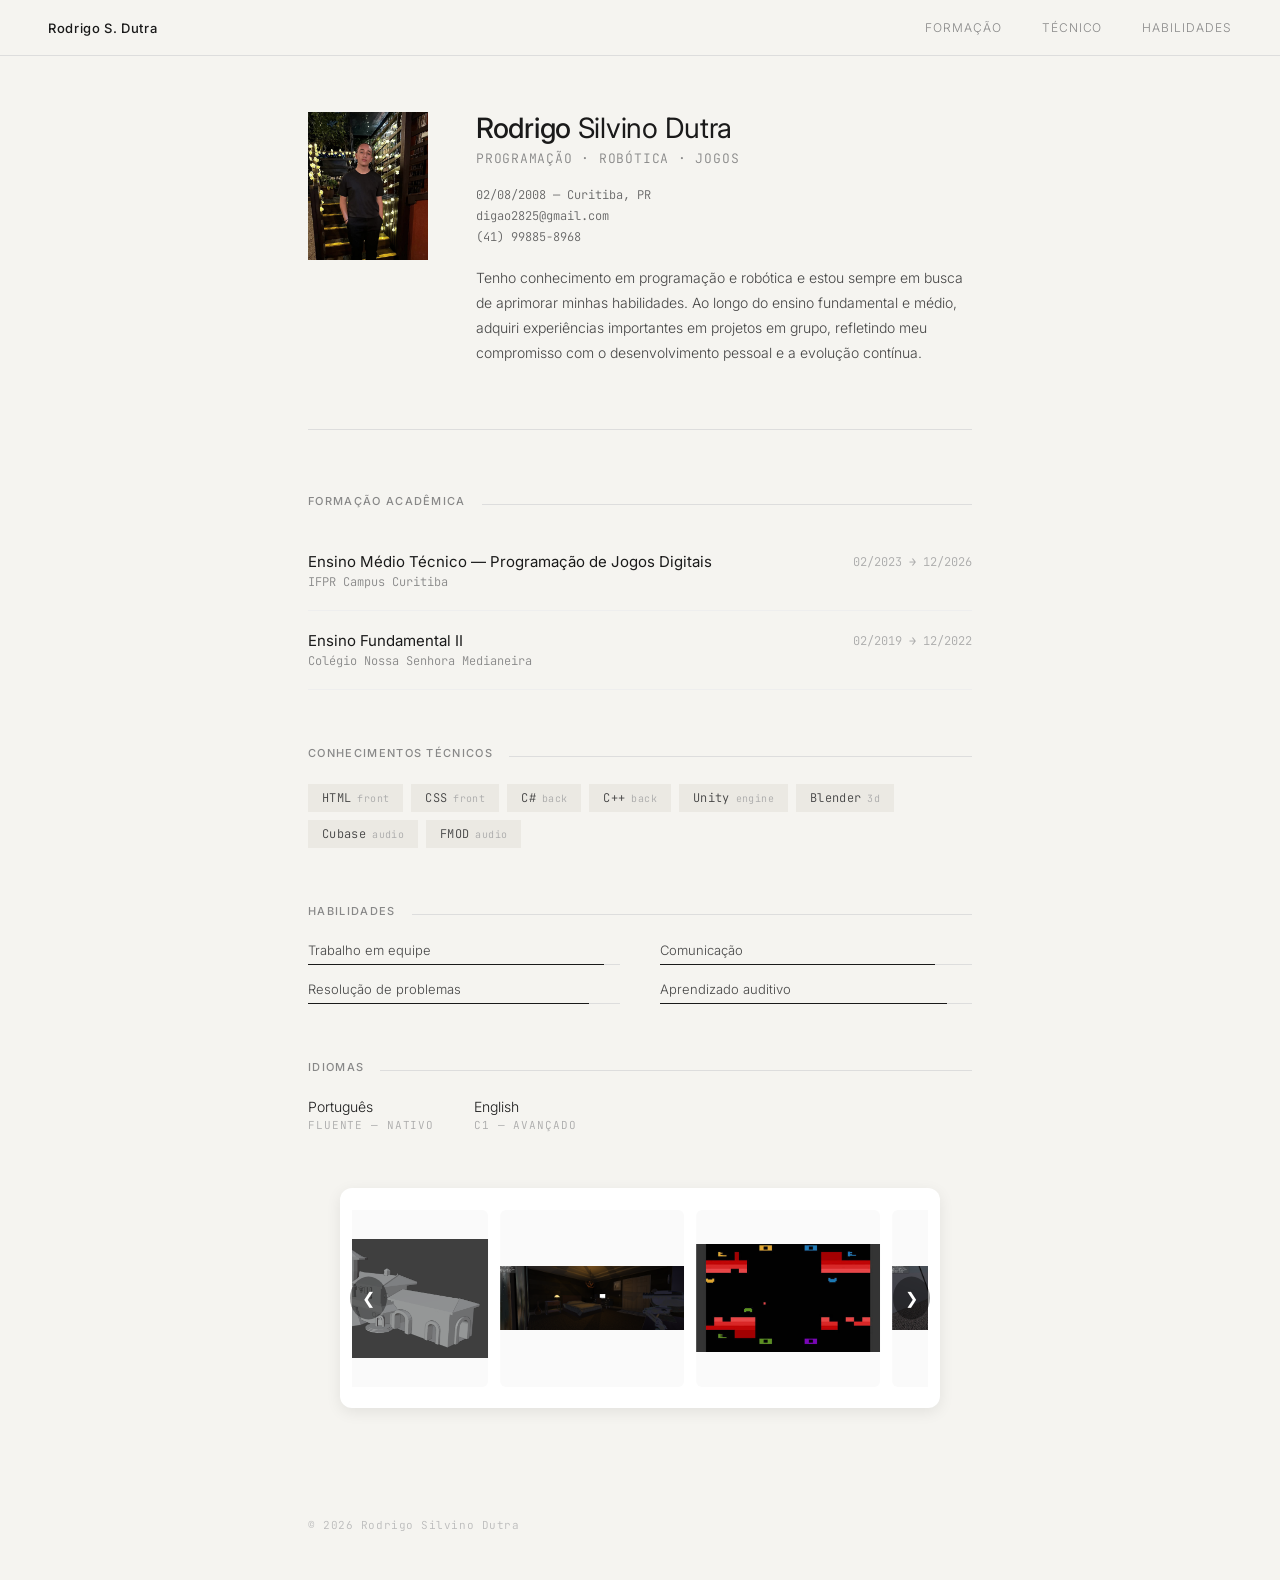
<file: index.html>
﻿<!DOCTYPE html>
<html lang="en">
<head>
    <meta charset="UTF-8">
    <meta name="viewport" content="width=device-width, initial-scale=1">
    <title>Rodrigo SIlvino Dutra</title>
    <link rel="stylesheet" href="css/style.css" type="text/css">
    <link rel="stylesheet" href="https:/fonts.googleapis.com/css2?family=Material+Symbols+Outlined:opsz,wght,FILL,GRAD@48,400,0,0" />
    <meta name="viewport" content="width=device-width, initial-scale=1.0">
      <link href="https://fonts.googleapis.com/css2?family=Inter:wght@300;400;500&family=JetBrains+Mono:wght@400;500&display=swap" rel="stylesheet">
</head>
<body>


<nav>
  <span class="nav-name">Rodrigo S. Dutra</span>
  <a href="#formacao">Formação</a>
  <a href="#tecnico">Técnico</a>
  <a href="#habilidades">Habilidades</a>
</nav>

<main>

  <div class="hero" id="perfil">
    <img src="[data-uri]" alt="Rodrigo Silvino Dutra">
    <div class="hero-text">
      <h1><span>Rodrigo</span> Silvino Dutra</h1>
      <div class="role">Programação · Robótica · Jogos</div>
      <div class="contacts">
        <span>02/08/2008 — Curitiba, PR</span>
        <span>digao2825@gmail.com</span>
        <span>(41) 99885-8968</span>
      </div>
      <p class="bio">
        Tenho conhecimento em programação e robótica e estou sempre em busca de aprimorar minhas habilidades. Ao longo do ensino fundamental e médio, adquiri experiências importantes em projetos em grupo, refletindo meu compromisso com o desenvolvimento pessoal e a evolução contínua.
      </p>
    </div>
  </div>

  <section class="sec" id="formacao">
    <div class="sec-header">
      <span class="sec-title">Formação Acadêmica</span>
      <div class="sec-line"></div>
    </div>
    <div class="edu-item">
      <div>
        <div class="edu-deg">Ensino Médio Técnico — Programação de Jogos Digitais</div>
        <div class="edu-inst">IFPR Campus Curitiba</div>
      </div>
      <div class="edu-period">02/2023 → 12/2026</div>
    </div>
    <div class="edu-item">
      <div>
        <div class="edu-deg">Ensino Fundamental II</div>
        <div class="edu-inst">Colégio Nossa Senhora Medianeira</div>
      </div>
      <div class="edu-period">02/2019 → 12/2022</div>
    </div>
  </section>

  <section class="sec" id="tecnico">
    <div class="sec-header">
      <span class="sec-title">Conhecimentos Técnicos</span>
      <div class="sec-line"></div>
    </div>
    <div class="skills-wrap">
      <div class="skill">HTML<em class="skill-cat">front</em></div>
      <div class="skill">CSS<em class="skill-cat">front</em></div>
      <div class="skill">C#<em class="skill-cat">back</em></div>
      <div class="skill">C++<em class="skill-cat">back</em></div>
      <div class="skill">Unity<em class="skill-cat">engine</em></div>
      <div class="skill">Blender<em class="skill-cat">3d</em></div>
      <div class="skill">Cubase<em class="skill-cat">audio</em></div>
      <div class="skill">FMOD<em class="skill-cat">audio</em></div>
    </div>
  </section>

  <section class="sec" id="habilidades">
    <div class="sec-header">
      <span class="sec-title">Habilidades</span>
      <div class="sec-line"></div>
    </div>
    <div class="attr-list">
      <div class="attr">
        <div class="attr-top"><span>Trabalho em equipe</span></div>
        <div class="attr-bar"><div class="attr-fill" style="width:95%"></div></div>
      </div>
      <div class="attr">
        <div class="attr-top"><span>Comunicação</span></div>
        <div class="attr-bar"><div class="attr-fill" style="width:88%"></div></div>
      </div>
      <div class="attr">
        <div class="attr-top"><span>Resolução de problemas</span></div>
        <div class="attr-bar"><div class="attr-fill" style="width:90%"></div></div>
      </div>
      <div class="attr">
        <div class="attr-top"><span>Aprendizado auditivo</span></div>
        <div class="attr-bar"><div class="attr-fill" style="width:92%"></div></div>
      </div>
    </div>
  </section>

  <section class="sec">
    <div class="sec-header">
      <span class="sec-title">Idiomas</span>
      <div class="sec-line"></div>
    </div>
    <div class="lang-row">
      <div class="lang-item">Português<span>Fluente — Nativo</span></div>
      <div class="lang-item">English<span>C1 — Avançado</span></div>
    </div>
  </section>
<div class="carousel-container">
        <button class="carousel-btn btn-prev" id="prevBtn">&#10094;</button>

        <div class="carousel-track-container">
            <ul class="carousel-track" id="carouselTrack">
                <li class="carousel-item"><img src="imagens/house.png" alt="Casa 3D"></li>
                <li class="carousel-item"><img src="imagens/blue dreams2.png" alt="Quarto Quente 3D"></li>
                <li class="carousel-item"><a href="atari.html" target="_blank"><img src="./imagens/atari.jpg"></a></li>
                <li class="carousel-item"><img src="imagens/blue dreams.png" alt="Baú com Cadeado"></li>
                <li class="carousel-item"><img src="imagens/2d.png" alt="Cenário de Jogo 2D"></li>
                <li class="carousel-item"><img src="imagens/barril.png"></li>

            </ul>
        </div>

        <button class="carousel-btn btn-next" id="nextBtn">&#10095;</button>
    </div>
    <script src="javascript/script.js"></script>
    
</main>

<footer>© 2026 Rodrigo Silvino Dutra</footer>

</body>
</html>
</file>
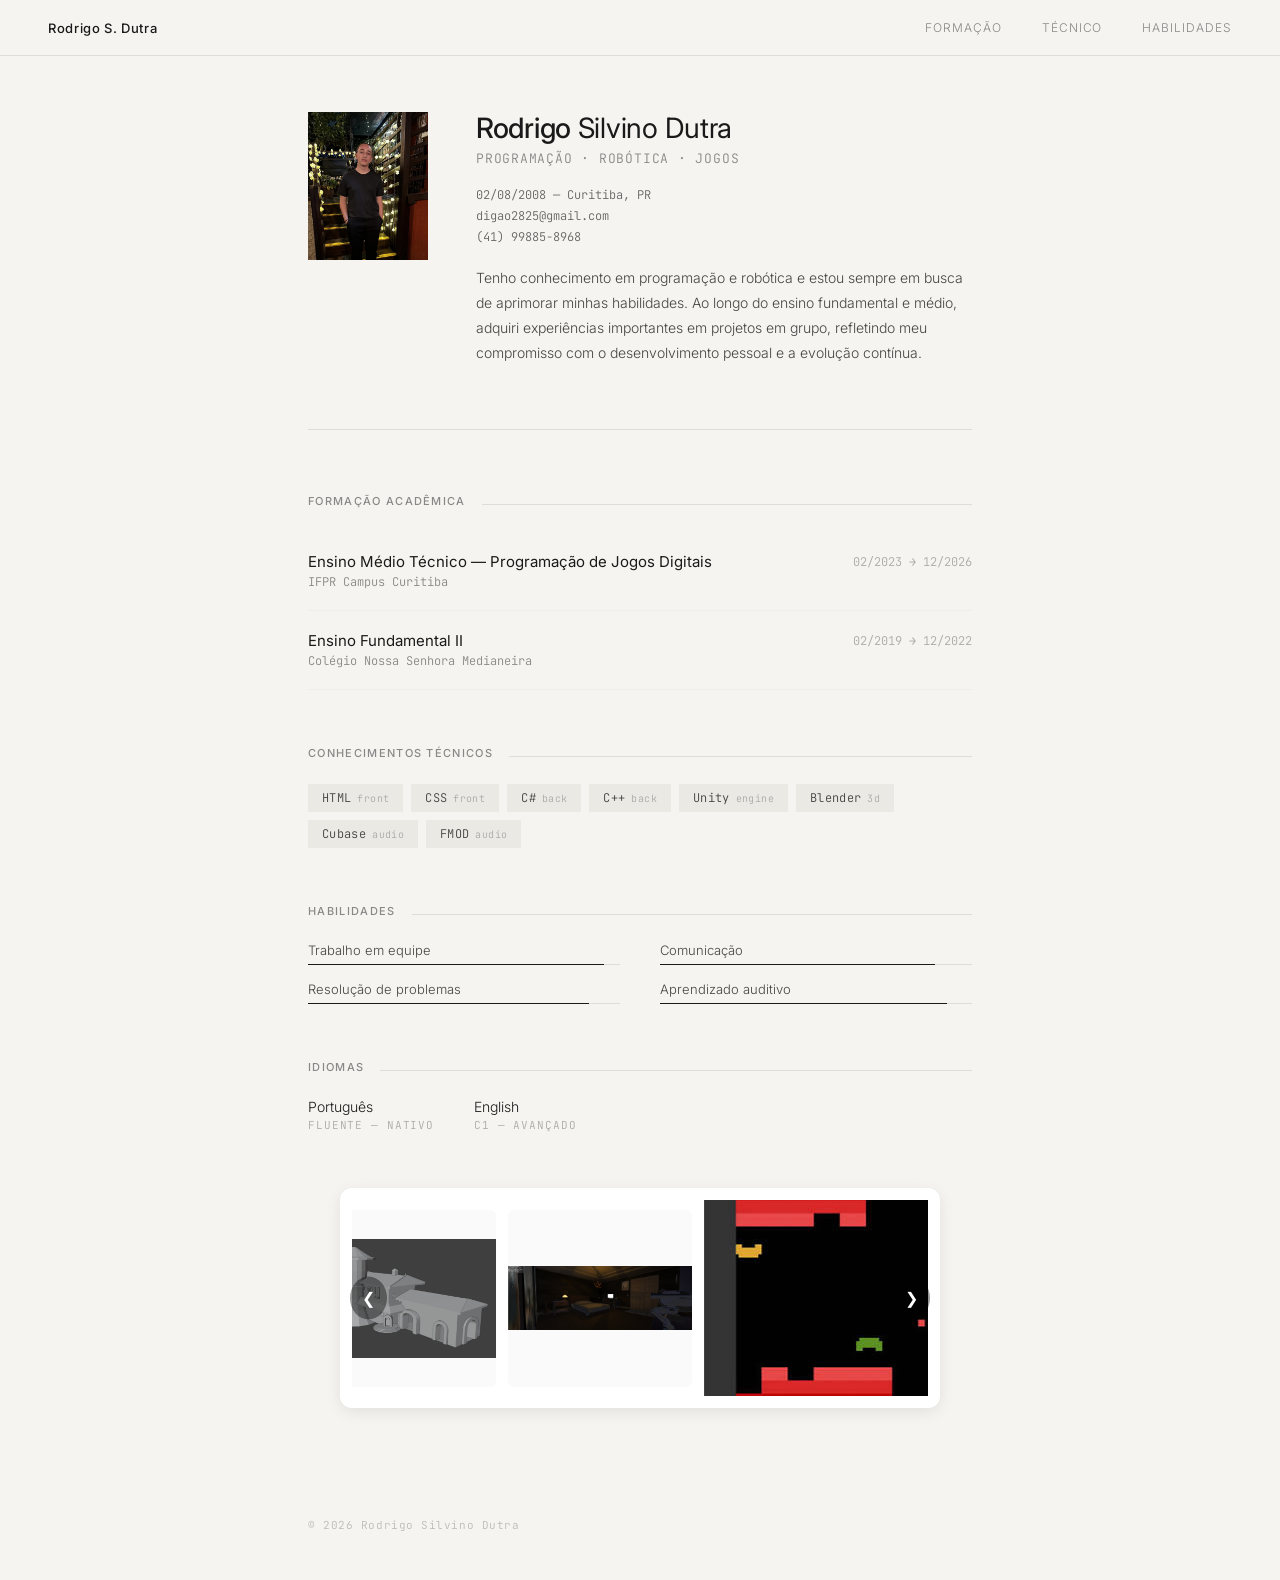
<file: curriculo/index.html>
﻿<!DOCTYPE html>
<html lang="en">
<head>
    <meta charset="UTF-8">
    <meta name="viewport" content="width=device-width, initial-scale=1">
    <title>Rodrigo SIlvino Dutra</title>
    <link rel="stylesheet" href="css/style.css" type="text/css">
    <link rel="stylesheet" href="https:/fonts.googleapis.com/css2?family=Material+Symbols+Outlined:opsz,wght,FILL,GRAD@48,400,0,0" />
    <meta name="viewport" content="width=device-width, initial-scale=1.0">
      <link href="https://fonts.googleapis.com/css2?family=Inter:wght@300;400;500&family=JetBrains+Mono:wght@400;500&display=swap" rel="stylesheet">
</head>
<body>


<nav>
  <span class="nav-name">Rodrigo S. Dutra</span>
  <a href="#formacao">Formação</a>
  <a href="#tecnico">Técnico</a>
  <a href="#habilidades">Habilidades</a>
</nav>

<main>

  <div class="hero" id="perfil">
    <img src="[data-uri]" alt="Rodrigo Silvino Dutra">
    <div class="hero-text">
      <h1><span>Rodrigo</span> Silvino Dutra</h1>
      <div class="role">Programação · Robótica · Jogos</div>
      <div class="contacts">
        <span>02/08/2008 — Curitiba, PR</span>
        <span>digao2825@gmail.com</span>
        <span>(41) 99885-8968</span>
      </div>
      <p class="bio">
        Tenho conhecimento em programação e robótica e estou sempre em busca de aprimorar minhas habilidades. Ao longo do ensino fundamental e médio, adquiri experiências importantes em projetos em grupo, refletindo meu compromisso com o desenvolvimento pessoal e a evolução contínua.
      </p>
    </div>
  </div>

  <section class="sec" id="formacao">
    <div class="sec-header">
      <span class="sec-title">Formação Acadêmica</span>
      <div class="sec-line"></div>
    </div>
    <div class="edu-item">
      <div>
        <div class="edu-deg">Ensino Médio Técnico — Programação de Jogos Digitais</div>
        <div class="edu-inst">IFPR Campus Curitiba</div>
      </div>
      <div class="edu-period">02/2023 → 12/2026</div>
    </div>
    <div class="edu-item">
      <div>
        <div class="edu-deg">Ensino Fundamental II</div>
        <div class="edu-inst">Colégio Nossa Senhora Medianeira</div>
      </div>
      <div class="edu-period">02/2019 → 12/2022</div>
    </div>
  </section>

  <section class="sec" id="tecnico">
    <div class="sec-header">
      <span class="sec-title">Conhecimentos Técnicos</span>
      <div class="sec-line"></div>
    </div>
    <div class="skills-wrap">
      <div class="skill">HTML<em class="skill-cat">front</em></div>
      <div class="skill">CSS<em class="skill-cat">front</em></div>
      <div class="skill">C#<em class="skill-cat">back</em></div>
      <div class="skill">C++<em class="skill-cat">back</em></div>
      <div class="skill">Unity<em class="skill-cat">engine</em></div>
      <div class="skill">Blender<em class="skill-cat">3d</em></div>
      <div class="skill">Cubase<em class="skill-cat">audio</em></div>
      <div class="skill">FMOD<em class="skill-cat">audio</em></div>
    </div>
  </section>

  <section class="sec" id="habilidades">
    <div class="sec-header">
      <span class="sec-title">Habilidades</span>
      <div class="sec-line"></div>
    </div>
    <div class="attr-list">
      <div class="attr">
        <div class="attr-top"><span>Trabalho em equipe</span></div>
        <div class="attr-bar"><div class="attr-fill" style="width:95%"></div></div>
      </div>
      <div class="attr">
        <div class="attr-top"><span>Comunicação</span></div>
        <div class="attr-bar"><div class="attr-fill" style="width:88%"></div></div>
      </div>
      <div class="attr">
        <div class="attr-top"><span>Resolução de problemas</span></div>
        <div class="attr-bar"><div class="attr-fill" style="width:90%"></div></div>
      </div>
      <div class="attr">
        <div class="attr-top"><span>Aprendizado auditivo</span></div>
        <div class="attr-bar"><div class="attr-fill" style="width:92%"></div></div>
      </div>
    </div>
  </section>

  <section class="sec">
    <div class="sec-header">
      <span class="sec-title">Idiomas</span>
      <div class="sec-line"></div>
    </div>
    <div class="lang-row">
      <div class="lang-item">Português<span>Fluente — Nativo</span></div>
      <div class="lang-item">English<span>C1 — Avançado</span></div>
    </div>
  </section>
<div class="carousel-container">
        <button class="carousel-btn btn-prev" id="prevBtn">&#10094;</button>

        <div class="carousel-track-container">
            <ul class="carousel-track" id="carouselTrack">
                <li class="carousel-item"><img src="imagens/house.png" alt="Casa 3D"></li>
                <li class="carousel-item"><img src="imagens/blue dreams2.png" alt="Quarto Quente 3D"></li>
                <li> <a href="atari/atari.html" target="_blank">
                  class="carousel-item"><img src="./imagens/atari.jpg">
                </a></li>
                <li class="carousel-item"><img src="imagens/blue dreams.png" alt="Baú com Cadeado"></li>
                <li class="carousel-item"><img src="imagens/2d.png" alt="Cenário de Jogo 2D"></li>
                <li class="carousel-item"><img src="imagens/barril.png"></li>
                
            </ul>
        </div>

        <button class="carousel-btn btn-next" id="nextBtn">&#10095;</button>
    </div>
    <script src="javascript/script.js"></script>
    
</main>

<footer>© 2026 Rodrigo Silvino Dutra</footer>

</body>
</html>
</file>
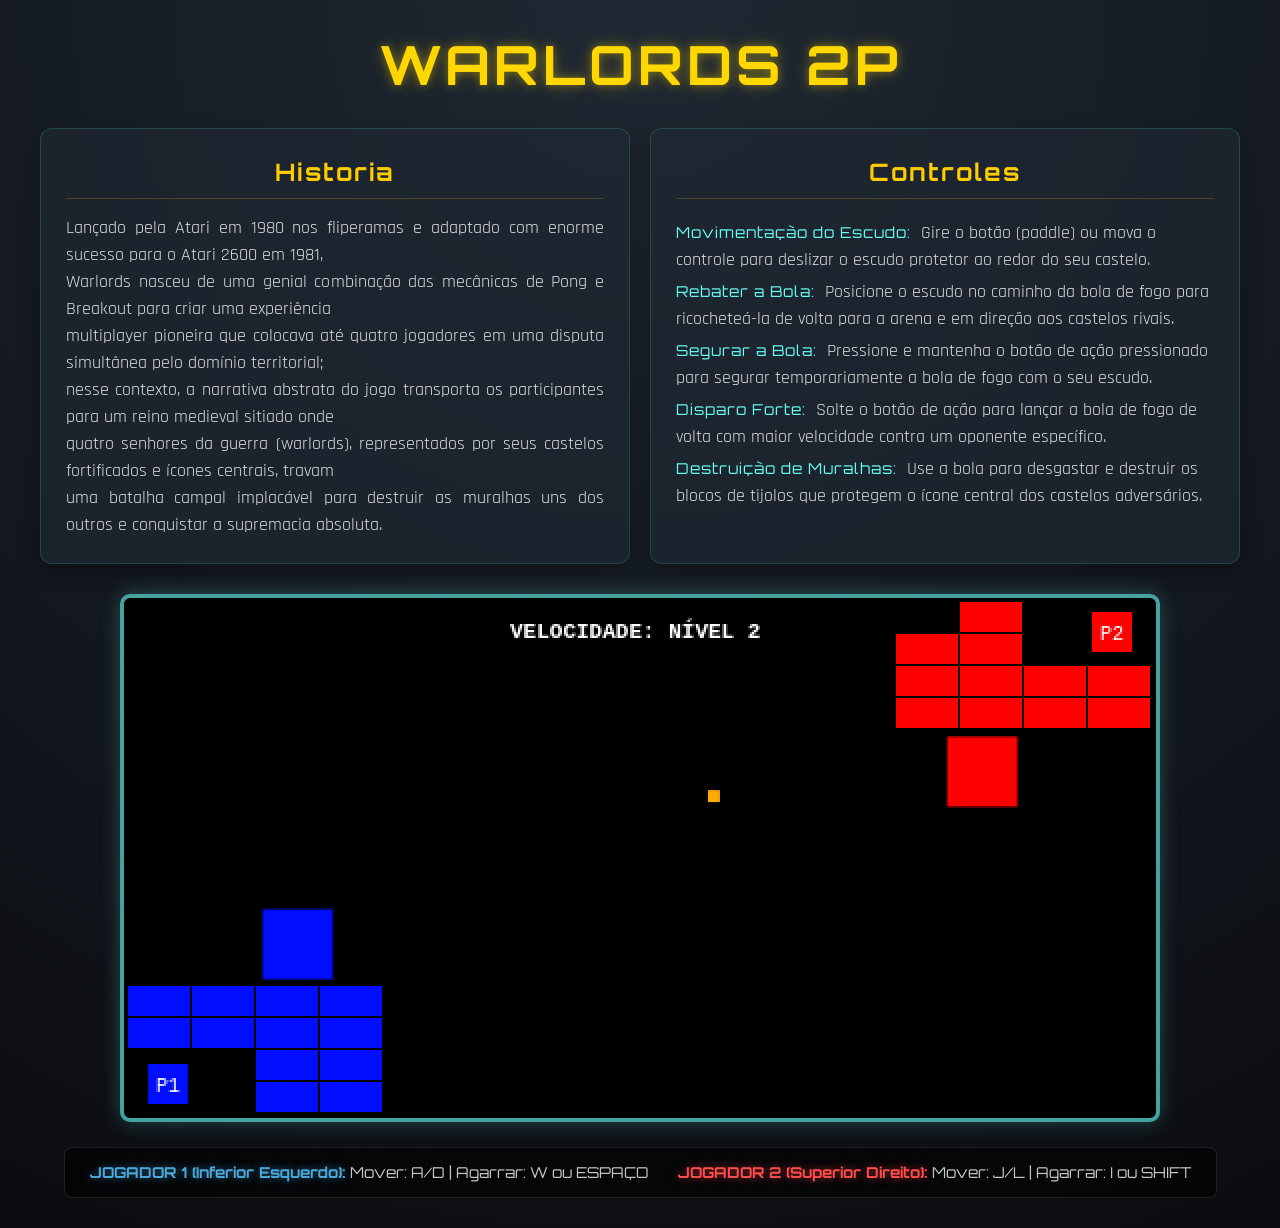
<file: atari.html>
<!DOCTYPE html>
<html lang="pt-BR">
<head>
    <meta charset="UTF-8">
    <meta name="viewport" content="width=device-width, initial-scale=1.0">
    <title>Oriente Medio Simulator BRICS X Big Yahu</title>
    <link rel="stylesheet" href="style.css">
</head>
<body>
    <header>
        <h1>WARLORDS 2P</h1>
    </header>

    <div class="info-container">
        <div class="history">
            <h2>Historia</h2>
            Lançado pela Atari em 1980 nos fliperamas e adaptado com enorme sucesso para o Atari 2600 em 1981,<br>
            Warlords nasceu de uma genial combinação das mecânicas de Pong e Breakout para criar uma experiência<br>
            multiplayer pioneira que colocava até quatro jogadores em uma disputa simultânea pelo domínio territorial;<br>
            nesse contexto, a narrativa abstrata do jogo transporta os participantes para um reino medieval sitiado onde<br>
            quatro senhores da guerra (warlords), representados por seus castelos fortificados e ícones centrais, travam <br>
            uma batalha campal implacável para destruir as muralhas uns dos outros e conquistar a supremacia absoluta.<br>
        </div>

        <div class="instructions">
            <h2>Controles</h2>
            <p class="subt">Movimentação do Escudo:</p> Gire o botão (paddle) ou mova o controle para deslizar o escudo protetor ao redor do seu castelo.<br>
            <p class="subt">Rebater a Bola:</p> Posicione o escudo no caminho da bola de fogo para ricocheteá-la de volta para a arena e em direção aos castelos rivais.<br>
            <p class="subt">Segurar a Bola:</p> Pressione e mantenha o botão de ação pressionado para segurar temporariamente a bola de fogo com o seu escudo.<br>
            <p class="subt">Disparo Forte:</p> Solte o botão de ação para lançar a bola de fogo de volta com maior velocidade contra um oponente específico.<br>
            <p class="subt">Destruição de Muralhas:</p> Use a bola para desgastar e destruir os blocos de tijolos que protegem o ícone central dos castelos adversários.<br>
        </div>
    </div>

    <div id="gameContainer">
        <canvas id="gameCanvas" width="512" height="256"></canvas>
    </div>

    <div class="controls-hint">
        <div><b class="p1-color">JOGADOR 1 (Inferior Esquerdo):</b> Mover: A/D | Agarrar: W ou ESPAÇO</div>
        <div><b class="p2-color">JOGADOR 2 (Superior Direito):</b> Mover: J/L | Agarrar: I ou SHIFT</div>
    </div>

    <script src="script.js"></script>
</body>
</html>
</file>
<file: css/style.css>
﻿header,
*, *::before, *::after { box-sizing: border-box; margin: 0; padding: 0; }
html { scroll-behavior: smooth; }
body {
  font-family: 'Inter', sans-serif;
  font-weight: 300;
  background: #f5f4f0;
  color: #1a1a1a;
  min-height: 100vh;
}
a { color: inherit; text-decoration: none; }

nav {
  position: fixed;
  top: 0; left: 0; right: 0;
  height: 56px;
  background: #f5f4f0;
  border-bottom: 1px solid #ddd;
  display: flex;
  align-items: center;
  padding: 0 48px;
  gap: 40px;
  z-index: 50;
}
.nav-name {
  font-size: 13px;
  font-weight: 500;
  letter-spacing: 0.05em;
  margin-right: auto;
}
nav a {
  font-size: 12px;
  color: #888;
  letter-spacing: 0.08em;
  text-transform: uppercase;
  transition: color 0.2s;
}
nav a:hover { color: #1a1a1a; }

main {
  max-width: 760px;
  margin: 0 auto;
  padding: 112px 48px 80px;
}

/* HERO */
.hero {
  display: grid;
  grid-template-columns: 120px 1fr;
  gap: 48px;
  align-items: start;
  padding-bottom: 64px;
  border-bottom: 1px solid #ddd;
  margin-bottom: 64px;
}
.hero img {
  width: 120px;
  height: 148px;
  object-fit: cover;
  object-position: top center;
  display: block;
  filter: grayscale(15%);
}
.hero-text h1 {
  font-size: 28px;
  font-weight: 400;
  letter-spacing: -0.01em;
  line-height: 1.2;
  margin-bottom: 4px;
}
.hero-text h1 span { font-weight: 500; }
.role {
  font-size: 13px;
  color: #888;
  letter-spacing: 0.06em;
  text-transform: uppercase;
  margin-bottom: 20px;
  font-family: 'JetBrains Mono', monospace;
}
.contacts {
  display: flex;
  flex-direction: column;
  gap: 5px;
  margin-bottom: 20px;
}
.contacts span {
  font-family: 'JetBrains Mono', monospace;
  font-size: 12px;
  color: #666;
}
.bio {
  font-size: 14px;
  line-height: 1.8;
  color: #444;
  max-width: 520px;
}

/* SECTION */
.sec {
  margin-bottom: 56px;
}
.sec-header {
  display: flex;
  align-items: baseline;
  gap: 16px;
  margin-bottom: 24px;
}
.sec-title {
  font-size: 11px;
  font-weight: 500;
  letter-spacing: 0.12em;
  text-transform: uppercase;
  color: #888;
}
.sec-line {
  flex: 1;
  height: 1px;
  background: #ddd;
}

/* EDUCATION */
.edu-item {
  display: grid;
  grid-template-columns: 1fr auto;
  gap: 8px;
  padding: 20px 0;
  border-bottom: 1px solid #eee;
}
.edu-item:first-child { border-top: 1px solid #eee; }
.edu-deg {
  font-size: 15px;
  font-weight: 400;
  margin-bottom: 3px;
}
.edu-inst {
  font-size: 12px;
  color: #888;
  font-family: 'JetBrains Mono', monospace;
}
.edu-period {
  font-size: 12px;
  color: #aaa;
  font-family: 'JetBrains Mono', monospace;
  white-space: nowrap;
  align-self: start;
  margin-top: 2px;
}

/* SKILLS */
.skills-wrap {
  display: flex;
  flex-wrap: wrap;
  gap: 8px;
}
.skill {
  font-size: 12px;
  font-family: 'JetBrains Mono', monospace;
  color: #444;
  background: #ebe9e3;
  padding: 6px 14px;
  letter-spacing: 0.03em;
  transition: background 0.2s, color 0.2s;
  cursor: default;
}
.skill:hover {
  background: #1a1a1a;
  color: #f5f4f0;
}
.skill-cat {
  font-size: 10px;
  color: #aaa;
  margin-left: 6px;
  font-style: normal;
}

/* ATTRIBUTES */
.attr-list {
  display: grid;
  grid-template-columns: 1fr 1fr;
  gap: 16px 40px;
}
.attr {}
.attr-top {
  display: flex;
  justify-content: space-between;
  font-size: 13px;
  color: #444;
  margin-bottom: 6px;
}
.attr-bar {
  height: 1px;
  background: #ddd;
  position: relative;
}
.attr-fill {
  position: absolute;
  left: 0; top: 0;
  height: 1px;
  background: #1a1a1a;
}

/* LANGUAGES */
.lang-row {
  display: flex;
  gap: 40px;
}
.lang-item {
  font-size: 14px;
}
.lang-item span {
  font-family: 'JetBrains Mono', monospace;
  font-size: 11px;
  color: #aaa;
  display: block;
  margin-top: 3px;
  letter-spacing: 0.08em;
  text-transform: uppercase;
}

/* ==========================================================
   CARROSSEL AJUSTADO: IMAGENS MENORES E PROPORCIONAIS
   ========================================================== */

.carousel-container {
    position: relative;
    width: 100%;             
    max-width: 600px;        /* REDUZIDO: Define uma largura máxima compacta para o carrossel */
    height: 220px;           /* REDUZIDO: Altura fixa menor para não depender do tamanho da tela */
    margin: 30px auto;       /* Centraliza o carrossel horizontalmente na página */
    overflow: hidden;
    background-color: #fff;
    padding: 12px;
    border-radius: 12px;
    box-shadow: 0 4px 15px rgba(0, 0, 0, 0.08);
    box-sizing: border-box;  
    
    display: flex;
    flex-direction: column;
    justify-content: center;
}

.carousel-track-container {
    overflow: hidden;
    width: 100%;
    height: 100%;
    display: flex;
    align-items: center;
}

.carousel-track {
    display: flex;
    gap: 12px;               /* Espaçamento ligeiramente menor para combinar com o tamanho reduzido */
    list-style: none;
    padding: 0;
    margin: 0;
    width: 100%;
    height: 100%;
    align-items: center;
}

/* Continua a mostrar 3 itens por vez, mas agora dentro de um bloco menor */
.carousel-item {
    flex: 0 0 calc((100% - (12px * 2)) / 3); 
    box-sizing: border-box;
    height: 90%;            
}

.carousel-item img {
    width: 100%;
    height: 100%; 
    object-fit: contain;     /* Mantém a proporção exata sem cortar os seus renders */
    background-color: #fafafa; 
    border-radius: 6px;
    display: block;
}

/* Botões discretos e menores para harmonizar com o carrossel compacto */
.carousel-btn {
    position: absolute;
    top: 50%;
    transform: translateY(-50%);
    background-color: rgba(0, 0, 0, 0.4);
    color: white;
    border: none;
    padding: 12px;
    cursor: pointer;
    border-radius: 50%;
    font-size: 16px;
    z-index: 10;
    transition: background 0.3s, transform 0.2s;
}

.carousel-btn:hover {
    background-color: rgba(0, 0, 0, 0.7);
}

.carousel-btn:active {
    transform: translateY(-50%) scale(0.9);
}

.btn-prev { left: 10px; }
.btn-next { right: 10px; }

/* ========================================================== */

footer {
  max-width: 760px;
  margin: 0 auto;
  padding: 0 48px 48px;
  font-size: 11px;
  color: #bbb;
  font-family: 'JetBrains Mono', monospace;
  letter-spacing: 0.05em;
}

@media (max-width: 600px) {
  nav { padding: 0 20px; gap: 20px; }
  nav a { display: none; }
  main { padding: 88px 20px 60px; }
  footer { padding: 0 20px 40px; }
  .hero { grid-template-columns: 80px 1fr; gap: 24px; }
  .hero img { width: 80px; height: 100px; }
  .attr-list { grid-template-columns: 1fr; }
}

.sidebar {
    height: 100%; 
    width: 0; 
    position: fixed; 
    z-index: 1; 
    top: 0;
    left: 0;
    background-color: #343D79;
    overflow-x: hidden; 
    padding: 40px 10px 30px 10px; 
    transition: 0.5s; 
}

.sidebar a {
    padding: 8px 8px 8px 32px;
    text-decoration: none;
    font-size: 25px;
    color: white;
    display: block;
    transition: 0.3s;
}

.sidebar a:hover {
    color: #f1f1f1;
}

.sidebar .closebtn {
    position: absolute;
    top: 0;
    right: 25px;
    font-size: 36px;
    margin-left: 50px;
}

.openbtn {
    font-size: 20px;
    cursor: fixed;
    background-color: #DABC6F;
    color: white;
    padding: 10px 15px;
    border: none;
    position: fixed;
    left: 20px;
    top: 80px;
}

.openbtn:hover {
    background-color: #444;
}

.row {
    display: flex;
}

.column {
    flex: 33.33%;
    padding: 5px;
}

#main {
    transition: margin-left .5s; 
    padding: 20px;
}

#imgleft{
    display:left;
}

@media (max-width: 768px) {
    .carousel-item {
        flex: 0 0 100%;
        height: 85%;
    }
    .carousel-btn {
        padding: 12px;
        font-size: 18px;
    }
}
</file>
<file: curriculo/css/style.css>
﻿header,
*, *::before, *::after { box-sizing: border-box; margin: 0; padding: 0; }
html { scroll-behavior: smooth; }
body {
  font-family: 'Inter', sans-serif;
  font-weight: 300;
  background: #f5f4f0;
  color: #1a1a1a;
  min-height: 100vh;
}
a { color: inherit; text-decoration: none; }

nav {
  position: fixed;
  top: 0; left: 0; right: 0;
  height: 56px;
  background: #f5f4f0;
  border-bottom: 1px solid #ddd;
  display: flex;
  align-items: center;
  padding: 0 48px;
  gap: 40px;
  z-index: 50;
}
.nav-name {
  font-size: 13px;
  font-weight: 500;
  letter-spacing: 0.05em;
  margin-right: auto;
}
nav a {
  font-size: 12px;
  color: #888;
  letter-spacing: 0.08em;
  text-transform: uppercase;
  transition: color 0.2s;
}
nav a:hover { color: #1a1a1a; }

main {
  max-width: 760px;
  margin: 0 auto;
  padding: 112px 48px 80px;
}

/* HERO */
.hero {
  display: grid;
  grid-template-columns: 120px 1fr;
  gap: 48px;
  align-items: start;
  padding-bottom: 64px;
  border-bottom: 1px solid #ddd;
  margin-bottom: 64px;
}
.hero img {
  width: 120px;
  height: 148px;
  object-fit: cover;
  object-position: top center;
  display: block;
  filter: grayscale(15%);
}
.hero-text h1 {
  font-size: 28px;
  font-weight: 400;
  letter-spacing: -0.01em;
  line-height: 1.2;
  margin-bottom: 4px;
}
.hero-text h1 span { font-weight: 500; }
.role {
  font-size: 13px;
  color: #888;
  letter-spacing: 0.06em;
  text-transform: uppercase;
  margin-bottom: 20px;
  font-family: 'JetBrains Mono', monospace;
}
.contacts {
  display: flex;
  flex-direction: column;
  gap: 5px;
  margin-bottom: 20px;
}
.contacts span {
  font-family: 'JetBrains Mono', monospace;
  font-size: 12px;
  color: #666;
}
.bio {
  font-size: 14px;
  line-height: 1.8;
  color: #444;
  max-width: 520px;
}

/* SECTION */
.sec {
  margin-bottom: 56px;
}
.sec-header {
  display: flex;
  align-items: baseline;
  gap: 16px;
  margin-bottom: 24px;
}
.sec-title {
  font-size: 11px;
  font-weight: 500;
  letter-spacing: 0.12em;
  text-transform: uppercase;
  color: #888;
}
.sec-line {
  flex: 1;
  height: 1px;
  background: #ddd;
}

/* EDUCATION */
.edu-item {
  display: grid;
  grid-template-columns: 1fr auto;
  gap: 8px;
  padding: 20px 0;
  border-bottom: 1px solid #eee;
}
.edu-item:first-child { border-top: 1px solid #eee; }
.edu-deg {
  font-size: 15px;
  font-weight: 400;
  margin-bottom: 3px;
}
.edu-inst {
  font-size: 12px;
  color: #888;
  font-family: 'JetBrains Mono', monospace;
}
.edu-period {
  font-size: 12px;
  color: #aaa;
  font-family: 'JetBrains Mono', monospace;
  white-space: nowrap;
  align-self: start;
  margin-top: 2px;
}

/* SKILLS */
.skills-wrap {
  display: flex;
  flex-wrap: wrap;
  gap: 8px;
}
.skill {
  font-size: 12px;
  font-family: 'JetBrains Mono', monospace;
  color: #444;
  background: #ebe9e3;
  padding: 6px 14px;
  letter-spacing: 0.03em;
  transition: background 0.2s, color 0.2s;
  cursor: default;
}
.skill:hover {
  background: #1a1a1a;
  color: #f5f4f0;
}
.skill-cat {
  font-size: 10px;
  color: #aaa;
  margin-left: 6px;
  font-style: normal;
}

/* ATTRIBUTES */
.attr-list {
  display: grid;
  grid-template-columns: 1fr 1fr;
  gap: 16px 40px;
}
.attr {}
.attr-top {
  display: flex;
  justify-content: space-between;
  font-size: 13px;
  color: #444;
  margin-bottom: 6px;
}
.attr-bar {
  height: 1px;
  background: #ddd;
  position: relative;
}
.attr-fill {
  position: absolute;
  left: 0; top: 0;
  height: 1px;
  background: #1a1a1a;
}

/* LANGUAGES */
.lang-row {
  display: flex;
  gap: 40px;
}
.lang-item {
  font-size: 14px;
}
.lang-item span {
  font-family: 'JetBrains Mono', monospace;
  font-size: 11px;
  color: #aaa;
  display: block;
  margin-top: 3px;
  letter-spacing: 0.08em;
  text-transform: uppercase;
}

/* ==========================================================
   CARROSSEL AJUSTADO: IMAGENS MENORES E PROPORCIONAIS
   ========================================================== */

.carousel-container {
    position: relative;
    width: 100%;             
    max-width: 600px;        /* REDUZIDO: Define uma largura máxima compacta para o carrossel */
    height: 220px;           /* REDUZIDO: Altura fixa menor para não depender do tamanho da tela */
    margin: 30px auto;       /* Centraliza o carrossel horizontalmente na página */
    overflow: hidden;
    background-color: #fff;
    padding: 12px;
    border-radius: 12px;
    box-shadow: 0 4px 15px rgba(0, 0, 0, 0.08);
    box-sizing: border-box;  
    
    display: flex;
    flex-direction: column;
    justify-content: center;
}

.carousel-track-container {
    overflow: hidden;
    width: 100%;
    height: 100%;
    display: flex;
    align-items: center;
}

.carousel-track {
    display: flex;
    gap: 12px;               /* Espaçamento ligeiramente menor para combinar com o tamanho reduzido */
    list-style: none;
    padding: 0;
    margin: 0;
    width: 100%;
    height: 100%;
    align-items: center;
}

/* Continua a mostrar 3 itens por vez, mas agora dentro de um bloco menor */
.carousel-item {
    flex: 0 0 calc((100% - (12px * 2)) / 3); 
    box-sizing: border-box;
    height: 90%;            
}

.carousel-item img {
    width: 100%;
    height: 100%; 
    object-fit: contain;     /* Mantém a proporção exata sem cortar os seus renders */
    background-color: #fafafa; 
    border-radius: 6px;
    display: block;
}

/* Botões discretos e menores para harmonizar com o carrossel compacto */
.carousel-btn {
    position: absolute;
    top: 50%;
    transform: translateY(-50%);
    background-color: rgba(0, 0, 0, 0.4);
    color: white;
    border: none;
    padding: 12px;
    cursor: pointer;
    border-radius: 50%;
    font-size: 16px;
    z-index: 10;
    transition: background 0.3s, transform 0.2s;
}

.carousel-btn:hover {
    background-color: rgba(0, 0, 0, 0.7);
}

.carousel-btn:active {
    transform: translateY(-50%) scale(0.9);
}

.btn-prev { left: 10px; }
.btn-next { right: 10px; }

/* ========================================================== */

footer {
  max-width: 760px;
  margin: 0 auto;
  padding: 0 48px 48px;
  font-size: 11px;
  color: #bbb;
  font-family: 'JetBrains Mono', monospace;
  letter-spacing: 0.05em;
}

@media (max-width: 600px) {
  nav { padding: 0 20px; gap: 20px; }
  nav a { display: none; }
  main { padding: 88px 20px 60px; }
  footer { padding: 0 20px 40px; }
  .hero { grid-template-columns: 80px 1fr; gap: 24px; }
  .hero img { width: 80px; height: 100px; }
  .attr-list { grid-template-columns: 1fr; }
}

.sidebar {
    height: 100%; 
    width: 0; 
    position: fixed; 
    z-index: 1; 
    top: 0;
    left: 0;
    background-color: #343D79;
    overflow-x: hidden; 
    padding: 40px 10px 30px 10px; 
    transition: 0.5s; 
}

.sidebar a {
    padding: 8px 8px 8px 32px;
    text-decoration: none;
    font-size: 25px;
    color: white;
    display: block;
    transition: 0.3s;
}

.sidebar a:hover {
    color: #f1f1f1;
}

.sidebar .closebtn {
    position: absolute;
    top: 0;
    right: 25px;
    font-size: 36px;
    margin-left: 50px;
}

.openbtn {
    font-size: 20px;
    cursor: fixed;
    background-color: #DABC6F;
    color: white;
    padding: 10px 15px;
    border: none;
    position: fixed;
    left: 20px;
    top: 80px;
}

.openbtn:hover {
    background-color: #444;
}

.row {
    display: flex;
}

.column {
    flex: 33.33%;
    padding: 5px;
}

#main {
    transition: margin-left .5s; 
    padding: 20px;
}

#imgleft{
    display:left;
}

@media (max-width: 768px) {
    .carousel-item {
        flex: 0 0 100%;
        height: 85%;
    }
    .carousel-btn {
        padding: 12px;
        font-size: 18px;
    }
}
</file>
<file: style.css>
/* Importando fontes temáticas (Arcade para títulos, moderna para leitura) */
@import url('https://fonts.googleapis.com/css2?family=Orbitron:wght@500;700&family=Rajdhani:wght@400;600&display=swap');

* {
    box-sizing: border-box;
    margin: 0;
    padding: 0;
    user-select: none;
}

body {
    background-color: #0b0c10;
    background-image: radial-gradient(circle at top, #1f2833 0%, #0b0c10 100%);
    color: #c5c6c7;
    font-family: 'Rajdhani', sans-serif;
    display: flex;
    flex-direction: column;
    align-items: center;
    justify-content: flex-start;
    min-height: 100vh;
    padding: 30px 20px;
    overflow-x: hidden;
}

header {
    text-align: center;
    margin-bottom: 30px;
}

h1 {
    font-family: 'Orbitron', sans-serif;
    color: #ffd700;
    font-size: 54px;
    letter-spacing: 4px;
    text-transform: uppercase;
    text-shadow: 0 0 10px rgba(255, 215, 0, 0.4), 0 0 20px rgba(255, 215, 0, 0.2);
}

h2 {
    font-family: 'Orbitron', sans-serif;
    color: #ffcc00;
    font-size: 24px;
    letter-spacing: 2px;
    margin-bottom: 15px;
    text-align: center;
    border-bottom: 1px solid rgba(255, 204, 0, 0.2);
    padding-bottom: 8px;
}

/* Container para alinhar História e Controles lado a lado */
.info-container {
    display: flex;
    flex-wrap: wrap;
    gap: 20px;
    max-width: 1200px;
    margin-bottom: 30px;
    justify-content: center;
}

.history, .instructions {
    background: rgba(31, 40, 51, 0.7);
    border: 1px solid rgba(102, 252, 241, 0.15);
    border-radius: 12px;
    padding: 25px;
    font-size: 18px;
    line-height: 1.5;
    flex: 1 1 450px;
    box-shadow: 0 8px 20px rgba(0, 0, 0, 0.3);
}

.history {
    color: #e1dddd;
    text-align: justify;
}

.instructions {
    color: #e1dddd;
    text-align: left;
}

.subt {
    color: #66fcf1;
    font-family: 'Orbitron', sans-serif;
    font-size: 15px;
    letter-spacing: 1px;
    display: inline-block;
    margin-top: 8px;
    margin-right: 5px;
}

#gameContainer {
    position: relative;
    border: 4px solid #45a29e;
    border-radius: 10px;
    background: #000;
    padding: 4px;
    box-shadow: 0 0 20px rgba(69, 162, 158, 0.4);
    margin-bottom: 25px;
    display: inline-block; /* Mantém a borda colada no tamanho do canvas */
}

canvas {
    display: block;
    background: #000000;
    image-rendering: pixelated;
    border-radius: 4px;
    /* AUMENTO DA ESCALA EM 2X (Baseado nos 512x256 originais do HTML) */
    width: 1024px;
    height: 512px;
    max-width: 100vw; /* Impede que o jogo crie barra de rolagem horizontal em telas pequenas */
    object-fit: contain;
}

.controls-hint {
    display: flex;
    flex-wrap: wrap;
    justify-content: center;
    gap: 30px;
    font-size: 15px;
    font-family: 'Orbitron', sans-serif;
    background: rgba(0, 0, 0, 0.6);
    padding: 15px 25px;
    border-radius: 8px;
    border: 1px solid rgba(255, 255, 255, 0.1);
}

.p1-color {
    color: #4da8da;
    text-shadow: 0 0 8px rgba(77, 168, 218, 0.6);
}

.p2-color {
    color: #ff4c4c;
    text-shadow: 0 0 8px rgba(255, 76, 76, 0.6);
}
</file>
